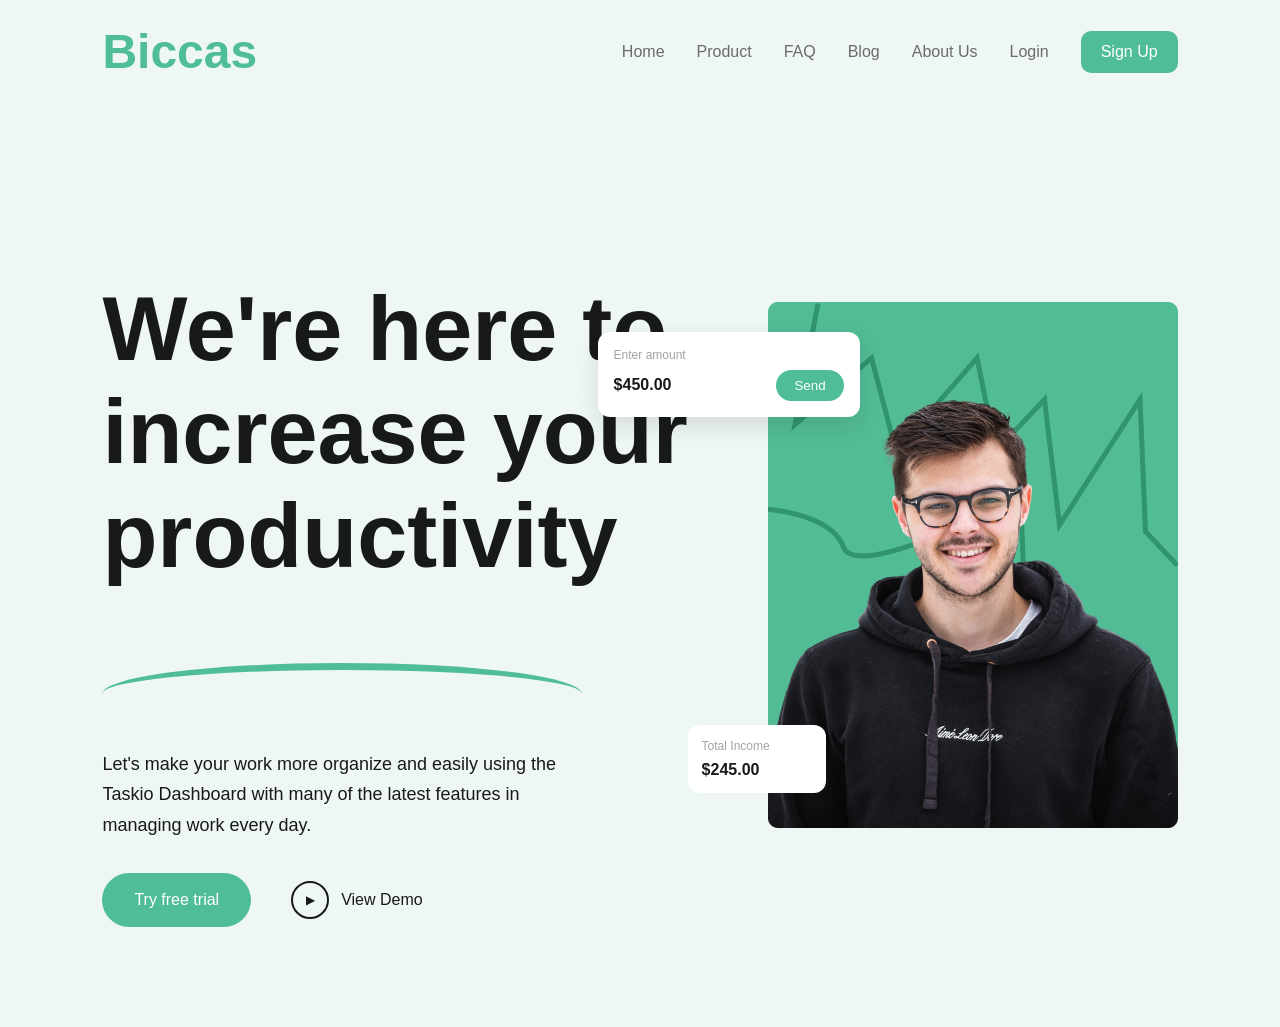
<file: biccasLandingPage/index.html>
<!DOCTYPE html>
<html lang="en">
<head>
    <meta charset="UTF-8">
    <meta name="viewport" content="width=device-width, initial-scale=1.0">
    <title>Biccas - Work Together</title>
    <link rel="stylesheet" href="style.css">
</head>
<body>
    <header>
        <h1>Biccas</h1>
        <nav>
            <a href="#">Home</a>
            <a href="#">Product</a>
            <a href="#">FAQ</a>
            <a href="#">Blog</a>
            <a href="#">About Us</a>
            <a href="#">Login</a>
            <a class="signup" href="#">Sign Up</a>
        </nav>
    </header>
    <main class="hero">
        <div class="hero-content">
            <h2>We're here to increase your productivity</h2>

            <div class="hero-underline"></div>

            <p class="hero-description">
                Let's make your work more organize and easily using the Taskio Dashboard with many of the latest features in managing work every day.
            </p>

            <div class="hero-actions">
                <a class="trial-button" href="#">Try free trial</a>


                <a class="demo-link" href="#">
                    <span class="play-icon">▶</span>
                    <span>View Demo</span>
                </a>
            </div>
        </div>

        <div class="hero-visual">
            <img src="hreoSectionImage.png" alt="Biccas landing page illustration">

            <div class="amount-card">
                <span class="amount-label">Enter amount</span>

                <div class="amount-row">
                    <strong>$450.00</strong>
                    <button type="button">Send</button>
                </div>
            </div>
            
            <div class="total-card">
                <span>Total Income</span>
                <strong>$245.00</strong>
            </div>
        </div>
    </main>
</body>
</html>
</file>
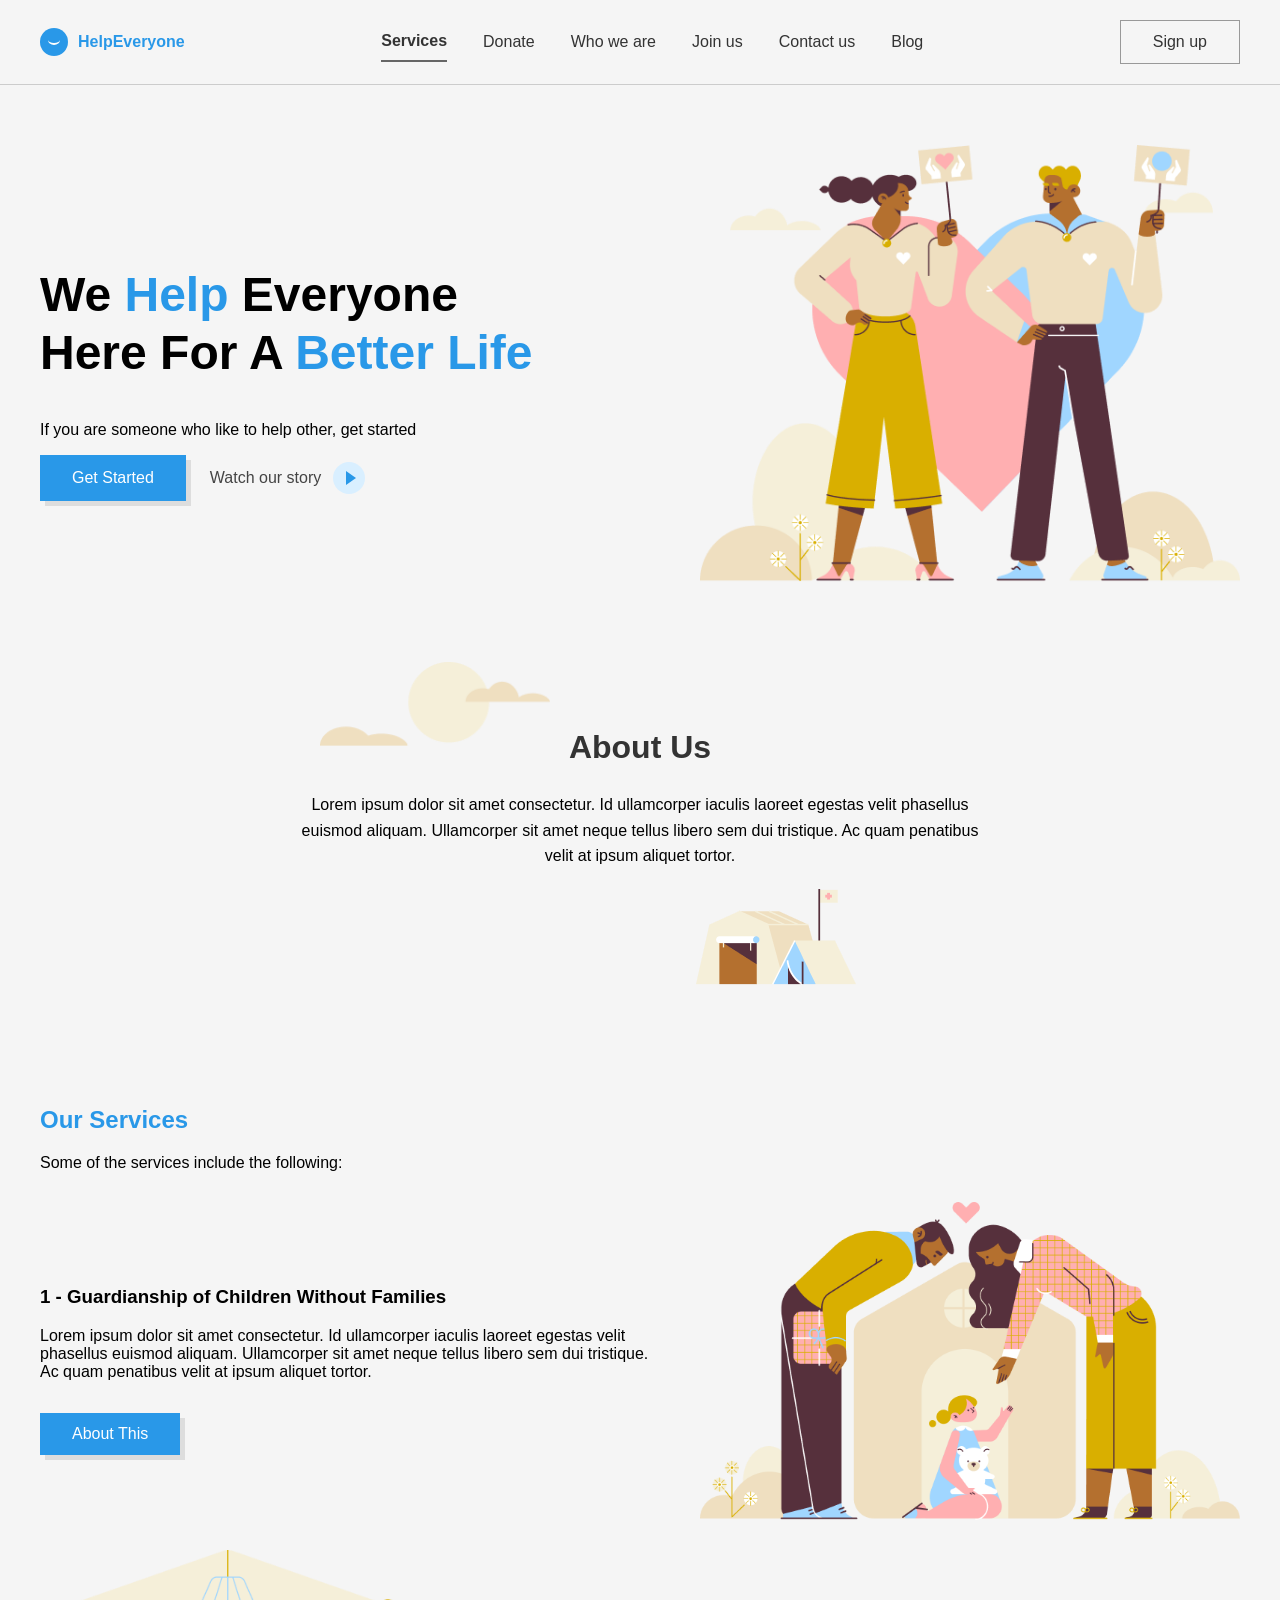
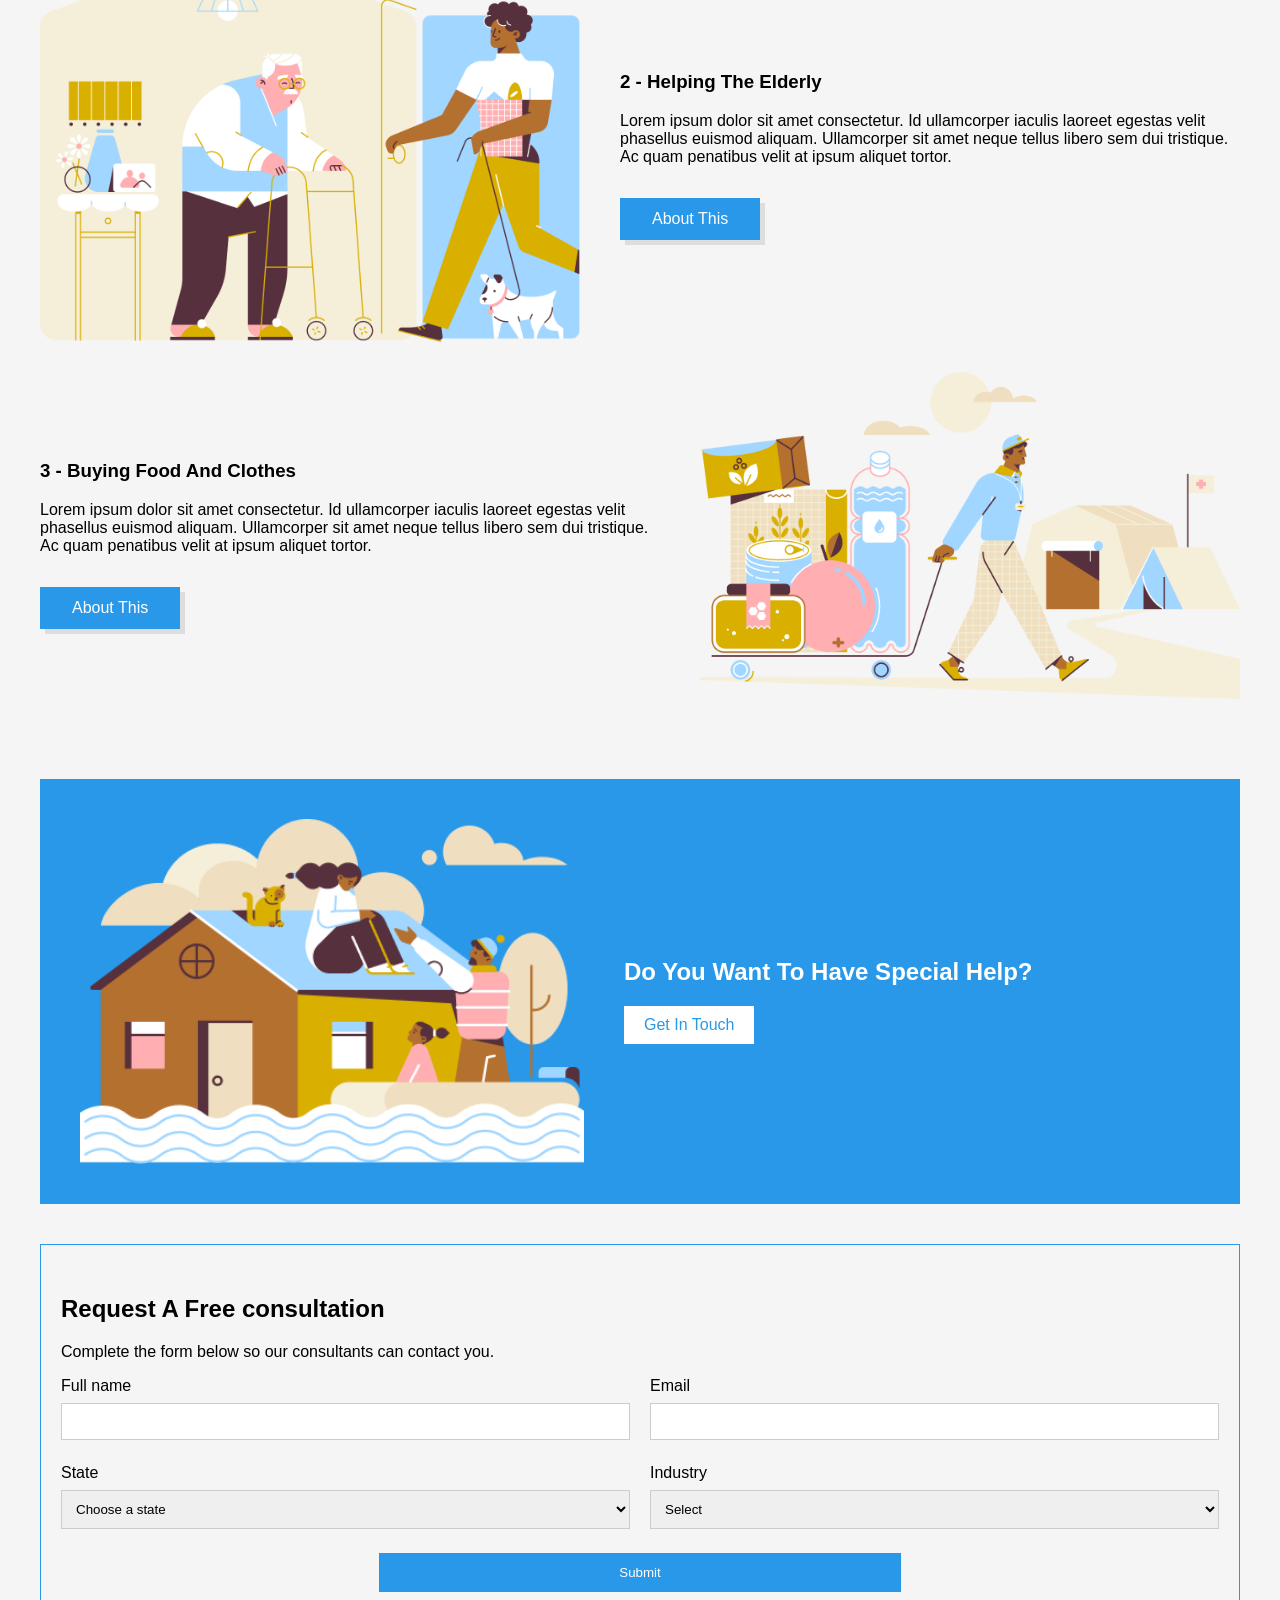
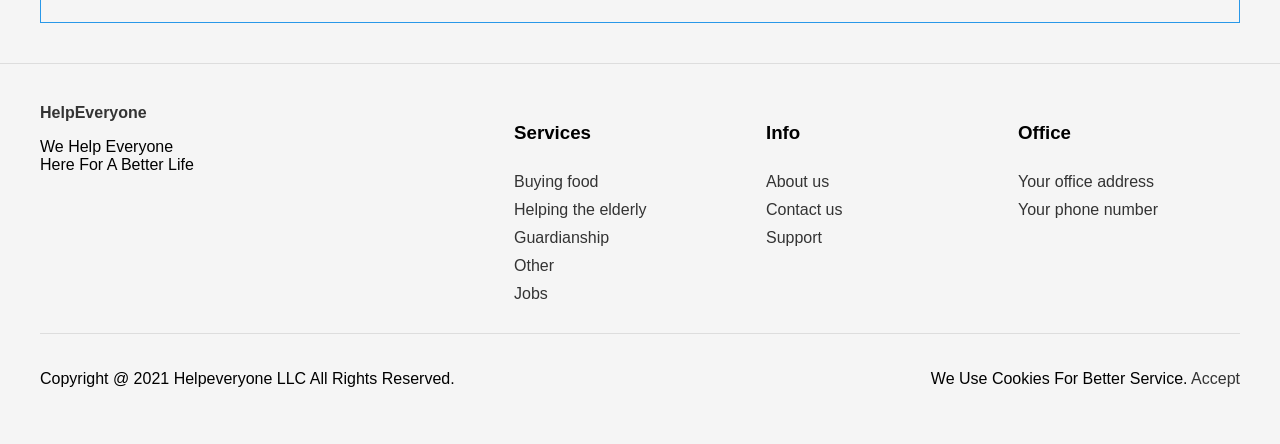
<file: helpEveryOneLandingPage/index.html>
<!DOCTYPE html>
<html lang="en">
<head>
    <meta charset="UTF-8">
    <meta name="viewport" content="width=device-width, initial-scale=1.0">
    <title>HelpEveryone</title>
    <link rel="stylesheet" 
    href="./style.css"
    >
</head>
<body>
    <header id="top">
        <nav class="navbar">
            <a class="brand" href="#top">
                <span class="brand-mark" aria-hidden="true"></span>
                <span>HelpEveryone</span>
            </a>
            
            <div class="nav-links">
                <a class="active" href="#services">Services</a>
                <a href="#">Donate</a>
                <a href="#about">Who we are</a>
                <a href="#">Join us</a>
                <a href="#consultation">Contact us</a>
                <a href="#">Blog</a>    
            </div>

            <a class="sign-up" href="#">Sign up</a>
        </nav>
    </header>

    <main>
        <section class="hero">
            <div>
                <h1>We <span>Help</span> Everyone <br>Here For A <span>Better Life</span></h1>
                <p>If you are someone who like to help other, get started</p>
                <div class="hero-actions">
                    <a class="button-primary" href="#consultation">Get Started</a>

                    <a class="story-link" href="#">
                        Watch our story
                        <span class="play-icon" aria-hidden"true"></span>
                    </a>
                </div>
            </div>

            <img src="./heroSection.png" alt="Two volunteers helping others">
        </section>

        <section class="about" id="about">
            <img class="about-cloud" src="./topOfAboutUs.png" alt="">

            <h2>About Us</h2>
            <p>Lorem ipsum dolor sit amet consectetur. Id ullamcorper iaculis laoreet egestas velit phasellus euismod aliquam. Ullamcorper sit amet neque tellus libero sem dui tristique. Ac quam penatibus velit at ipsum aliquet tortor.</p>
            <img class="about-tents" src="./aboutUsImage.png" alt="Illustration about our work">
        </section>

        <section class="services" id="services">
            <h2>Our Services</h2>
            <p>Some of the services include the following:</p>

            <article class="service">
                <div>
                    <h3>1 - Guardianship of Children Without Families</h3>
                    <p>Lorem ipsum dolor sit amet consectetur. Id ullamcorper iaculis laoreet egestas velit phasellus euismod aliquam. Ullamcorper sit amet neque tellus libero sem dui tristique. Ac quam penatibus velit at ipsum aliquet tortor.</p>
                    <a href="#">About This</a>
                </div>
                <img src="ourServicesImage.png" alt="Adults caring for a child">
            </article>

            <article class="service reverse">
                <div>
                    <h3>2 - Helping The Elderly</h3>
                    <p>Lorem ipsum dolor sit amet consectetur. Id ullamcorper iaculis laoreet egestas velit phasellus euismod aliquam. Ullamcorper sit amet neque tellus libero sem dui tristique. Ac quam penatibus velit at ipsum aliquet tortor.</p>
                    <a href="#">About This</a>
                </div>
                <img src="secondServiceImage.png" alt="A volunteer helping an elderly person">
            </article>

            <article class="service">
                <div>
                    <h3>3 - Buying Food And Clothes</h3>
                    <p>Lorem ipsum dolor sit amet consectetur. Id ullamcorper iaculis laoreet egestas velit phasellus euismod aliquam. Ullamcorper sit amet neque tellus libero sem dui tristique. Ac quam penatibus velit at ipsum aliquet tortor.</p>
                    <a href="#">About This</a>
                </div>
                <img src="thirdServiceImage.png" alt="A volunteer bringing food and clothes">
            </article>
        </section>

        <section class="special-help">
            <img src="specialHelpImage.png" alt="People helping a family">

            <div>
                <h2>Do You Want To Have Special Help?</h2>
                <a href="#">Get In Touch</a>
            </div>
        </section>
        <section class="consultation" id="consultation">
            <h2>Request A Free consultation</h2>
            <p>Complete the form below so our consultants can contact you.</p>

            <form>
                <div class="form-row">
                    <label for="full-name">Full name</label>
                    <input type="text" id="full-name" name="full-name">
                </div>

                <div class="form-row">
                    <label for="email">Email</label>
                    <input type="email" id="email" name="email">
                </div>

                <div class="form-row">
                    <label for="state">State</label>
                    <select id="state" name="state">
                        <option value="">Choose a state</option>
                        <option value="arizona">Arizona</option>
                        <option value="california">California</option>
                    </select>
                </div>

                <div class="form-row">
                    <label for="industry">Industry</label>
                    <select id="industry" name="industry">
                        <option value="">Select</option>   
                        <option value="education">Education</option>
                        <option value="healthcare">Healthcare</option>
                    </select>
                </div>

                <button type="submit">Submit</button>
            </form>

        </section>
    </main>

    <footer class="site-footer">
        <div class="footer-top">
            <div class="footer-brand">
                <a href="#">HelpEveryone</a>
                <p>We Help Everyone<br>Here For A Better Life</p>
            </div>

            <div class="footer-column">
                <h3>Services</h3>
                <a href="#">Buying food</a>
                <a href="#">Helping the elderly</a>
                <a href="#">Guardianship</a>
                <a href="#">Other</a>
                <a href="#">Jobs</a>
            </div>

            <div class="footer-column">
                <h3>Info</h3>
                <a href="#">About us</a>
                <a href="#">Contact us</a>
                <a href="#">Support</a>
            </div>

            <div class="footer-column">
                <h3>Office</h3>
                <a href="#">Your office address</a>
                <a href="#">Your phone number</a>
            </div>
        </div>

        <div class="footer-bottom">
            <p>Copyright @ 2021 Helpeveryone LLC All Rights Reserved.</p>
            <p>We Use Cookies For Better Service. <a href="#">Accept</a></p>
        </div>

    </footer>
</body>
</html>
</file>
<file: biccasLandingPage/style.css>
body {
    margin: 0;
    background-color: #eef7f3;
    color: #171a18;
    font-family: Arial, sans-serif;
}

header {
    display: flex;
    justify-content: space-between;
    align-items: center;
    padding: 24px 8%;
}

header h1 {
    font-size: 48px;
    color: #4fbd98;
    margin: 0;
}

nav {
    display: flex;
    align-items: center;
    gap: 32px;
}

nav a {
    color: #6b6b6b;
    text-decoration: none;
}

nav a.signup {
    background-color: #4fbd98;
    color: white;
    padding: 12px 20px;
    border-radius: 10px;
}

.hero {
    padding: 100px 8%;
    display: flex;
    align-items: center;
    gap: 48px;
}

.hero h2 {
    max-width: 600px;
    font-size: 90px;
    line-height: 1.15;
    font-weight: 700;
}

.hero-underline {
    width: 480px;
    height: 55px;
    background-color: transparent;
    border-top: 7px solid #4fbd98;
    border-radius: 50%;
    margin-top: 24px;
}

.hero-description {
    max-width: 470px;
    margin-top: 24px;
    font-size: 18px;
    line-height: 1.7;
}

.hero-actions {
    display: flex;
    align-items: center;
    gap: 40px;
    margin-top: 32px;
}

.trial-button {
    padding: 18px 32px;
    background-color: #4fbd98;
    color: white;
    text-decoration: none;
    border-radius: 30px;
}

.demo-link {
    display: flex;
    align-items: center;
    gap: 12px;
    color: #171a18;
    text-decoration: none;
}

.play-icon {
    width: 34px;
    height: 34px;
    border: 2px solid #171a18;
    border-radius: 50%;
    display: flex;
    align-items: center;
    justify-content: center;
    font-size: 12px;
}

.hero-content {
    flex: 1;
}

.hero-visual {
    position: relative;
    width: 410px;
    flex-shrink: 0;
}

.hero-visual img {
    display: block;
    width: 100%;
    height: auto;
}

.amount-card {
    position: absolute;
    top: 30px;
    left: -170px;
    width: 230px;
    padding: 16px;
    background-color: white;
    border-radius: 12px;
    box-shadow: 0 8px 24px rgba(23, 26, 24, 0.12);
}

.amount-label {
    display: block;
    margin-bottom: 8px;
    color: #a2a2a2;
    font-size: 12px;
}

.amount-row {
    display: flex;
    justify-content: space-between;
    align-items: center;
}

.amount-row strong {
    font-size: 16px;
    font-weight: 600;
}

.amount-row button {
    border: 0;
    padding: 8px 18px;
    background-color:  #4fbd98;
    color: white;
    border-radius: 20px;
}

.total-card {
    position: absolute;
    left: -80px;
    bottom: 35px;
    width: 110px;
    padding: 14px;
    background-color: white;
    border-radius: 12px;
}

.total-card span {
    display: block;
    margin-bottom: 8px;
    color: #a2a2a2;
    font-size: 12px;
}
</file>
<file: helpEveryOneLandingPage/style.css>
.hero {
    display: flex;
    align-items: center;
    gap: 40px;
    padding: 60px 40px;

}

.hero img {
    width: 45%;
    height: auto;
}

.hero > div {
    width: 50%;
    flex: 1;
}

.hero h1 {
    font-size: 48px;
    line-height: 1.2;
}

.hero h1 span {
    color: #2998e8;
}

.navbar {
    display: flex;
    align-items: center;
    justify-content: space-between;
    padding: 20px 40px;
    border-bottom: 1px solid #ccc;
}

.brand {
    display: flex;
    align-items: center;
    gap: 10px;
    color: #2998e8;
    font-weight: bold;
    text-decoration: none;
}

.brand-mark {
    width: 28px;
    height: 28px;
    background-color: #2998e8;
    border-radius: 50%;
    position: relative;
}

.brand-mark::after {
    content: "";
    position: absolute;
    left: 8px;
    top: 7px;
    width: 12px;
    height: 8px;
    border-bottom: 2px solid white;
    border-radius: 50%;
}

.nav-links {
    display: flex;
    align-items: center;
    gap: 36px;
}

.nav-links a {
    color: #333;
    text-decoration: none;
    padding: 10px 0;
}

.nav-links .active {
    border-bottom: 2px solid #666;
    font-weight: bold;
}

.sign-up {
    color: #333;
    text-decoration: none;
    border: 1px solid #999;
    padding: 12px 32px;
}

body {
    font-family: Arial, sans-serif;
    max-width: 1440px;
    margin: 0 auto;
    background-color: #f5f5f5;
}

.about {
    display: block;
    text-align: center;
    padding: 60px 40px;
    position: relative;
}

.about h2 {
    font-size: 32px;
    color: #333;
}

.about p {
    max-width: 700px;
    margin: 0 auto;
    line-height: 1.6;
}

.about-tents {
    display: block;
    width: 160px;
    height: auto;
    margin: 20px 32% 0 auto;
}

.about-cloud {
    display: absolute;
    width: 230px;
    height: auto;
    left: 0;
    top: 20px;
}

.about img.about-cloud {
    position: absolute;
    left: 25%;
    top: 20px;
    width: 230px;
    height: auto;
    margin: 0;
}

.services {
    padding: 40px;
}

.services h2 {
    color: #2998e8;
}

.service {
    display: flex;
    align-items: center;
    gap: 40px;
    margin-top: 30px;
}

.service div {
    flex: 1;
}
.service img {
    width: 45%;
    height: auto;
}

.service.reverse {
    flex-direction: row-reverse;
}

.special-help {
    display: flex;
    align-items: center;
    gap: 40px;
    background-color: #2998e8;
    color: white;
    padding: 40px;
    margin: 40px;
}

.special-help img {
    width: 45%;
    height: auto;
}

.special-help div {
    flex: 1;
}

.special-help a {
    display: inline-block;
    background-color: white;
    color: #2998e8;
    padding: 10px 20px;
    text-decoration: none;
}

.consultation {
    margin: 40px;
    padding: 30px 20px;
    border: 1px solid #2998e8;
}

.consultation h2, .consultation > p {
    margin-left: 0;
}

.consultation form {
    display: grid;
    grid-template-columns:  1fr 1fr;
    gap: 24px 20px;
}

.form-row {
    display: flex;
    flex-direction: column;
    gap: 8px;
}

.form-row input, .form-row select {
    width: 100%;
    box-sizing: border-box;
    padding: 10px;
    border: 1px solid #ccc;
}

.consultation button {
    grid-column: 1 / -1;
    justify-self: center;
    width: 45%;
    padding: 12px;
    background-color: #2998e8;
    color: white;
    border: none;
}

.site-footer {
    padding: 40px;
    border-top: 1px solid #ddd;
}

.footer-top {
    display: grid;
    grid-template-columns: 2fr 1fr 1fr 1fr;
    gap: 30px;
}

.footer-column {
    display: flex;
    flex-direction: column;
    gap: 10px;
}

.site-footer a {
    color: #333;
    text-decoration: none;
}

.footer-brand > a {
    color: #333;
    font-weight: bold;
}

.footer-bottom {
    display: flex;
    justify-content: space-between;
    gap: 20px;
    margin-top: 30px;
    padding-top: 20px;
    border-top: 1px solid #ddd;
}

.hero-actions {
    display:flex;
    align-items: center;
    gap: 24px;
}

.button-primary {
    display: inline-block;
    background-color: #2998e8;
    color: white;
    padding: 14px 32px;
    text-decoration: none;
    box-shadow: 5px 5px 0 #ddd;
}

.story-link {
    display: inline-flex;
    align-items: center;
    gap: 12px;
    color: #444;
    text-decoration: none;
}

.play-icon {
    display: grid;
    place-items: center;
    width: 32px;
    height: 32px;
    border-radius: 50%;
    background-color: #d9efff;
    color: #2998e8;
    position: relative;
    font-size: 0;
}

.play-icon::after {
    content: "";
    width: 0;
    height: 0;
    border-top: 7px solid transparent;
    border-bottom: 7px solid transparent;
    border-left: 10px solid #2998e8;;
    margin-left: 3px;
}

.service a {
    display: inline-block;
    margin-top: 16px;
    padding: 12px 32px;
    background-color: #2998e8;
    color: white;
    text-decoration: none;
    box-shadow: 5px 5px 0 #ddd;
}


@media (max-width: 700px) {
    .navbar {
        flex-wrap: wrap;
        justify-content: center;
        gap: 16px;
    }

    .nav-links {
        flex-wrap: wrap;
        justify-content: center;
        gap: 16px;
    }

    .hero {
        flex-direction: column;
        padding: 40px 20px;
    }

    .hero > div, .hero img {
        width: 100%;
    }

    .about img {
        margin: 20px auto 0;
    }

    .service, service.reverse {
        flex-direction: column;
    }

    .service img {
    width: 100%;
    }

    .special-help {
        flex-direction: column;
        margin: 20px;
        text-align: center;
    }

    .special-help img {
        width: 100%;
        max-width: 300px;
    }

    .consultation {
        margin: 20px;
    }

    .consultation form {
        grid-template-columns: 1fr;
    }

    .consultation button {
        grid-column: 1;
        width: 100%;
    }

    .footer-top {
        grid-template-columns: 1fr 1fr;
    }

    .footer-bottom {
        flex-direction: column;
    }
}
</file>
